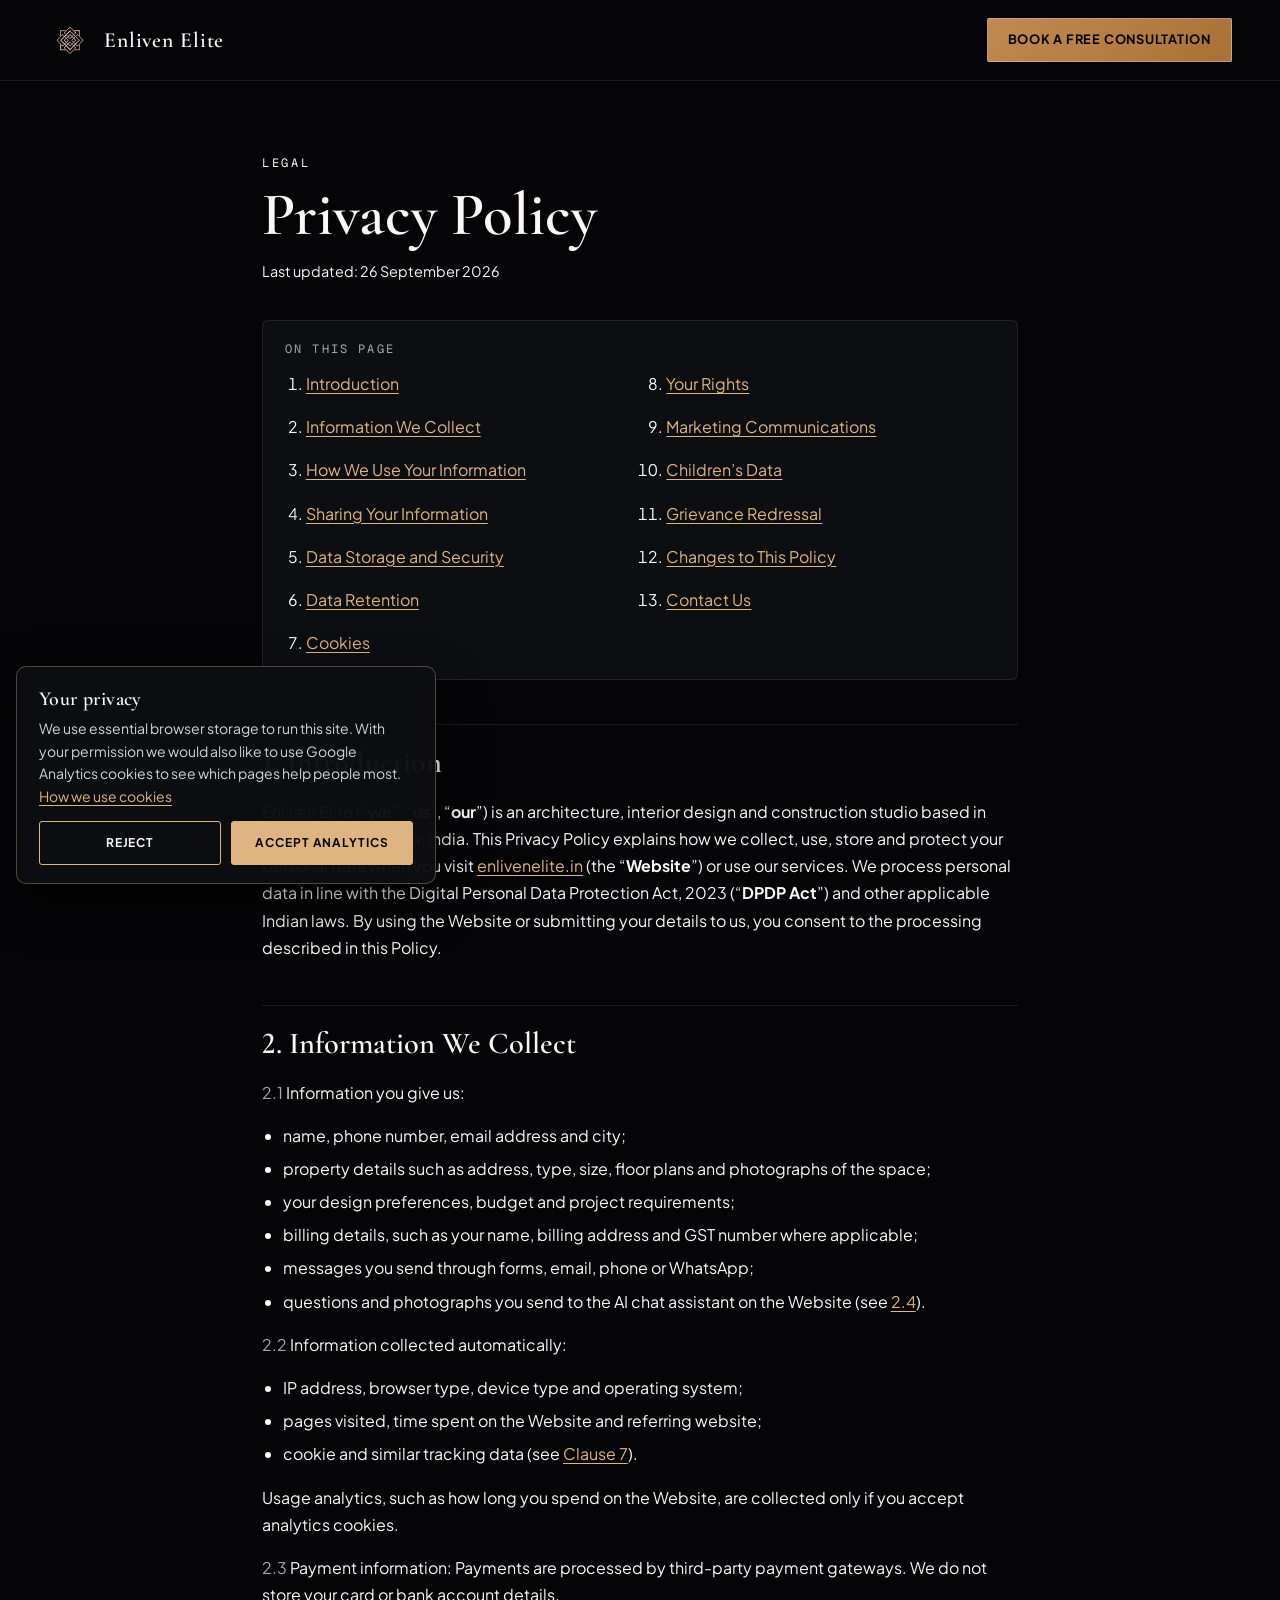
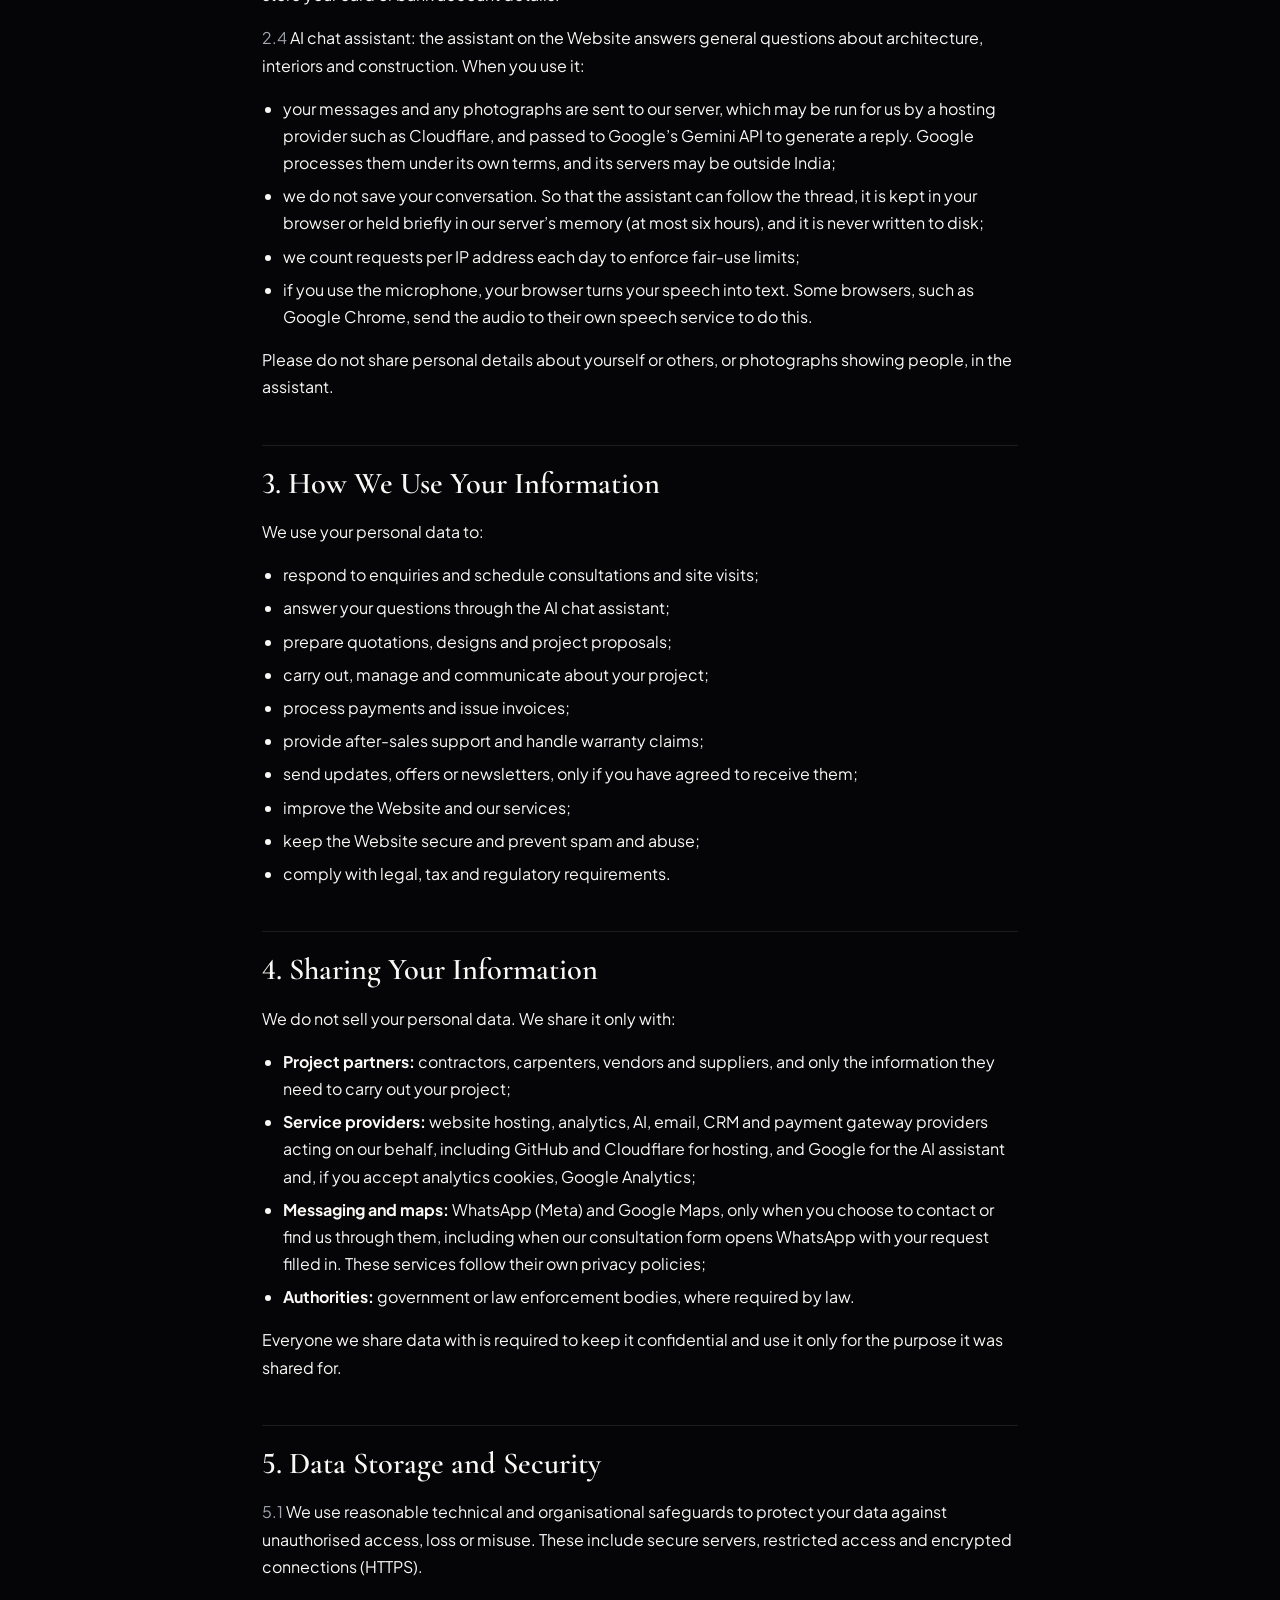
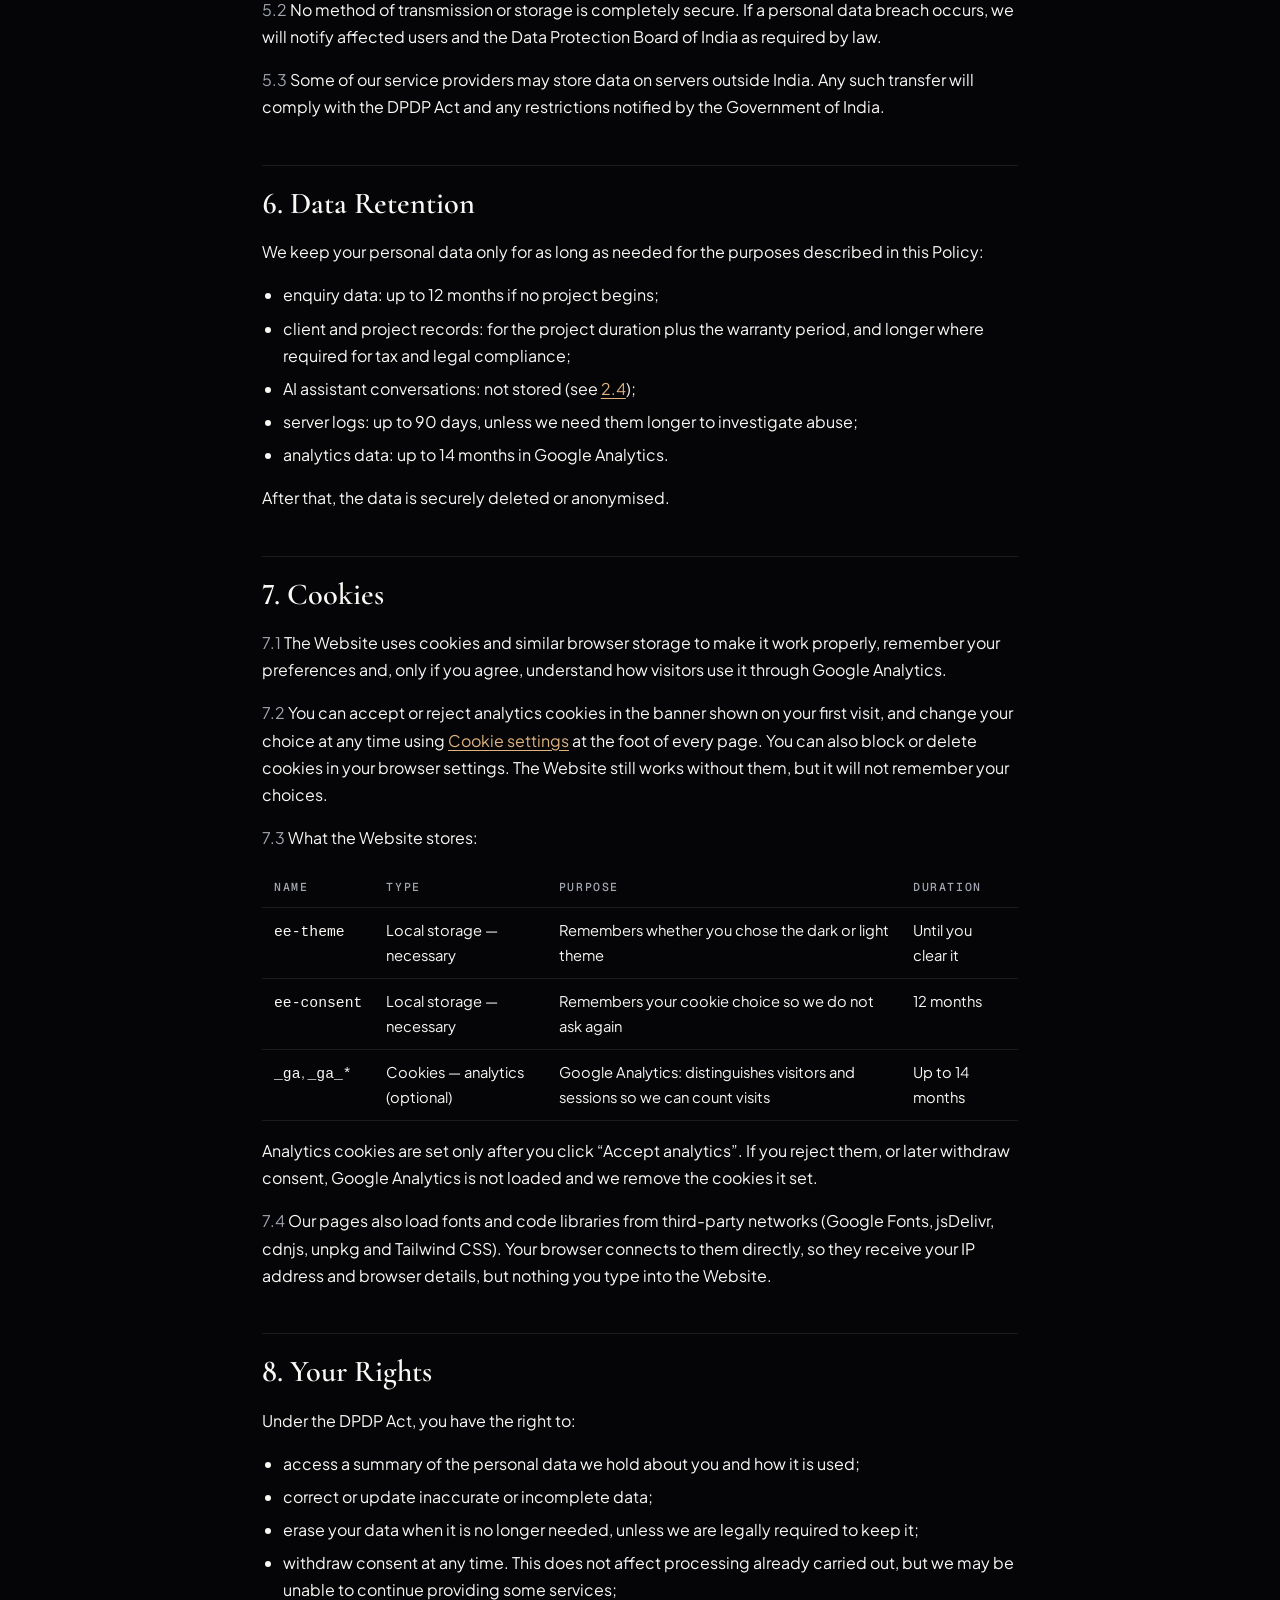
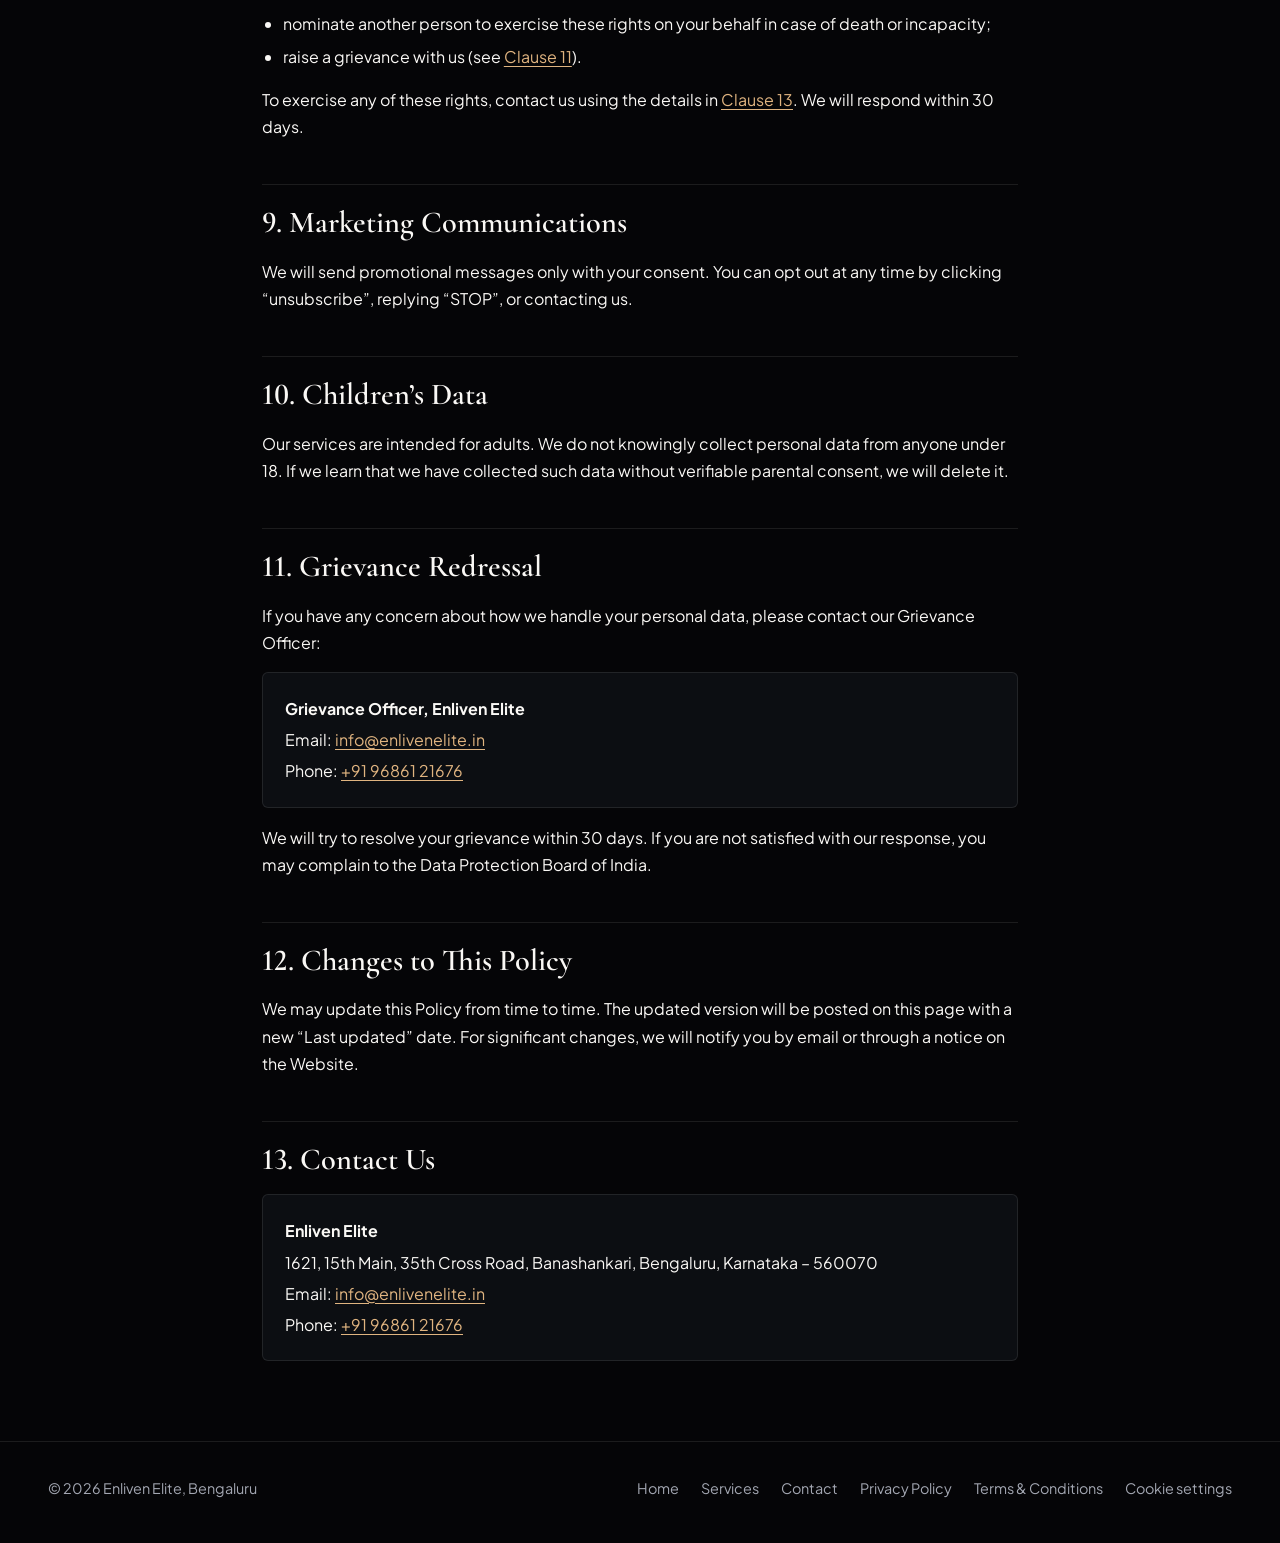
<file: privacy.html>
<!DOCTYPE html>
<html lang="en-IN">
<head>
  <meta charset="UTF-8">
  <meta name="viewport" content="width=device-width, initial-scale=1">
  <title>Privacy Policy | ENLIVEN ELITE — Architecture &amp; Interiors, Bengaluru</title>
  <meta name="description" content="How ENLIVEN ELITE collects, uses, stores and protects your personal data under India’s Digital Personal Data Protection Act, 2023 — on our website and in our projects.">
  <link rel="canonical" href="https://uk232002.github.io/enliven-elite/privacy.html">
  <meta name="robots" content="index, follow">
  <meta name="theme-color" content="#050507">
  <script>try{var t=localStorage.getItem('ee-theme');if(t==='light'||t==='dark')document.documentElement.dataset.theme=t;}catch(e){}</script>

  <link rel="icon" href="./favicon.ico" sizes="48x48">
  <link rel="icon" type="image/png" sizes="32x32" href="./icons/favicon-32x32.png">
  <link rel="apple-touch-icon" href="./icons/apple-touch-icon.png">
  <link rel="manifest" href="./site.webmanifest">

  <meta property="og:type" content="website">
  <meta property="og:site_name" content="ENLIVEN ELITE">
  <meta property="og:title" content="Privacy Policy | ENLIVEN ELITE">
  <meta property="og:description" content="How ENLIVEN ELITE collects, uses and protects your personal data.">
  <meta property="og:url" content="https://uk232002.github.io/enliven-elite/privacy.html">
  <meta property="og:image" content="https://uk232002.github.io/enliven-elite/og-image.jpg">
  <meta property="og:image:width" content="1200">
  <meta property="og:image:height" content="630">
  <meta property="og:image:alt" content="ENLIVEN ELITE — architecture, interiors and exteriors studio in Bengaluru">
  <meta property="og:locale" content="en_IN">
  <meta name="twitter:card" content="summary_large_image">

  <link rel="preconnect" href="https://fonts.googleapis.com">
  <link rel="preconnect" href="https://fonts.gstatic.com" crossorigin>
  <link href="https://fonts.googleapis.com/css2?family=Cormorant+Garamond:wght@600&family=Geist+Mono:wght@400;500&family=Plus+Jakarta+Sans:wght@400;600;700&display=swap" rel="stylesheet">
  <link rel="stylesheet" href="./pages.css?v=2b51773513">
  <script src="./consent.js?v=2c529f9f03" defer></script>
</head>
<body>
  <a class="skip-link" href="#main">Skip to content</a>

  <header class="page-header">
    <a class="page-brand" href="./" aria-label="ENLIVEN ELITE home">
      <img src="./enliven-logo.webp" alt="" width="44" height="30">
      <span>Enliven Elite</span>
    </a>
    <a class="page-cta" href="./#contact" data-track="cta_header">Book a Free Consultation</a>
  </header>

  <main id="main" class="page-main">
    <p class="page-eyebrow">Legal</p>
    <h1>Privacy Policy</h1>
    <p class="page-updated">Last updated: 26 September 2026</p>

    <nav class="page-toc" aria-label="On this page">
      <p>On this page</p>
      <ol>
        <li><a href="#introduction">Introduction</a></li>
        <li><a href="#what-we-collect">Information We Collect</a></li>
        <li><a href="#how-we-use">How We Use Your Information</a></li>
        <li><a href="#sharing">Sharing Your Information</a></li>
        <li><a href="#security">Data Storage and Security</a></li>
        <li><a href="#retention">Data Retention</a></li>
        <li><a href="#cookies">Cookies</a></li>
        <li><a href="#rights">Your Rights</a></li>
        <li><a href="#marketing">Marketing Communications</a></li>
        <li><a href="#children">Children’s Data</a></li>
        <li><a href="#grievances">Grievance Redressal</a></li>
        <li><a href="#changes">Changes to This Policy</a></li>
        <li><a href="#contact">Contact Us</a></li>
      </ol>
    </nav>

    <h2 id="introduction">1. Introduction</h2>
    <p>Enliven Elite (“<strong>we</strong>”, “<strong>us</strong>”, “<strong>our</strong>”) is an architecture, interior design and construction studio based in Bengaluru, Karnataka, India. This Privacy Policy explains how we collect, use, store and protect your personal data when you visit <a href="https://enlivenelite.in">enlivenelite.in</a> (the “<strong>Website</strong>”) or use our services. We process personal data in line with the Digital Personal Data Protection Act, 2023 (“<strong>DPDP Act</strong>”) and other applicable Indian laws. By using the Website or submitting your details to us, you consent to the processing described in this Policy.</p>

    <h2 id="what-we-collect">2. Information We Collect</h2>
    <p><span class="muted">2.1</span> Information you give us:</p>
    <ul>
      <li>name, phone number, email address and city;</li>
      <li>property details such as address, type, size, floor plans and photographs of the space;</li>
      <li>your design preferences, budget and project requirements;</li>
      <li>billing details, such as your name, billing address and GST number where applicable;</li>
      <li>messages you send through forms, email, phone or WhatsApp;</li>
      <li>questions and photographs you send to the AI chat assistant on the Website (see <a href="#assistant">2.4</a>).</li>
    </ul>
    <p><span class="muted">2.2</span> Information collected automatically:</p>
    <ul>
      <li>IP address, browser type, device type and operating system;</li>
      <li>pages visited, time spent on the Website and referring website;</li>
      <li>cookie and similar tracking data (see <a href="#cookies">Clause 7</a>).</li>
    </ul>
    <p>Usage analytics, such as how long you spend on the Website, are collected only if you accept analytics cookies.</p>
    <p><span class="muted">2.3</span> Payment information: Payments are processed by third-party payment gateways. We do not store your card or bank account details.</p>
    <p id="assistant"><span class="muted">2.4</span> AI chat assistant: the assistant on the Website answers general questions about architecture, interiors and construction. When you use it:</p>
    <ul>
      <li>your messages and any photographs are sent to our server, which may be run for us by a hosting provider such as Cloudflare, and passed to Google’s Gemini API to generate a reply. Google processes them under its own terms, and its servers may be outside India;</li>
      <li>we do not save your conversation. So that the assistant can follow the thread, it is kept in your browser or held briefly in our server’s memory (at most six hours), and it is never written to disk;</li>
      <li>we count requests per IP address each day to enforce fair-use limits;</li>
      <li>if you use the microphone, your browser turns your speech into text. Some browsers, such as Google Chrome, send the audio to their own speech service to do this.</li>
    </ul>
    <p>Please do not share personal details about yourself or others, or photographs showing people, in the assistant.</p>

    <h2 id="how-we-use">3. How We Use Your Information</h2>
    <p>We use your personal data to:</p>
    <ul>
      <li>respond to enquiries and schedule consultations and site visits;</li>
      <li>answer your questions through the AI chat assistant;</li>
      <li>prepare quotations, designs and project proposals;</li>
      <li>carry out, manage and communicate about your project;</li>
      <li>process payments and issue invoices;</li>
      <li>provide after-sales support and handle warranty claims;</li>
      <li>send updates, offers or newsletters, only if you have agreed to receive them;</li>
      <li>improve the Website and our services;</li>
      <li>keep the Website secure and prevent spam and abuse;</li>
      <li>comply with legal, tax and regulatory requirements.</li>
    </ul>

    <h2 id="sharing">4. Sharing Your Information</h2>
    <p>We do not sell your personal data. We share it only with:</p>
    <ul>
      <li><strong>Project partners:</strong> contractors, carpenters, vendors and suppliers, and only the information they need to carry out your project;</li>
      <li><strong>Service providers:</strong> website hosting, analytics, AI, email, CRM and payment gateway providers acting on our behalf, including GitHub and Cloudflare for hosting, and Google for the AI assistant and, if you accept analytics cookies, Google Analytics;</li>
      <li><strong>Messaging and maps:</strong> WhatsApp (Meta) and Google Maps, only when you choose to contact or find us through them, including when our consultation form opens WhatsApp with your request filled in. These services follow their own privacy policies;</li>
      <li><strong>Authorities:</strong> government or law enforcement bodies, where required by law.</li>
    </ul>
    <p>Everyone we share data with is required to keep it confidential and use it only for the purpose it was shared for.</p>

    <h2 id="security">5. Data Storage and Security</h2>
    <p><span class="muted">5.1</span> We use reasonable technical and organisational safeguards to protect your data against unauthorised access, loss or misuse. These include secure servers, restricted access and encrypted connections (HTTPS).</p>
    <p><span class="muted">5.2</span> No method of transmission or storage is completely secure. If a personal data breach occurs, we will notify affected users and the Data Protection Board of India as required by law.</p>
    <p><span class="muted">5.3</span> Some of our service providers may store data on servers outside India. Any such transfer will comply with the DPDP Act and any restrictions notified by the Government of India.</p>

    <h2 id="retention">6. Data Retention</h2>
    <p>We keep your personal data only for as long as needed for the purposes described in this Policy:</p>
    <ul>
      <li>enquiry data: up to 12 months if no project begins;</li>
      <li>client and project records: for the project duration plus the warranty period, and longer where required for tax and legal compliance;</li>
      <li>AI assistant conversations: not stored (see <a href="#assistant">2.4</a>);</li>
      <li>server logs: up to 90 days, unless we need them longer to investigate abuse;</li>
      <li>analytics data: up to 14 months in Google Analytics.</li>
    </ul>
    <p>After that, the data is securely deleted or anonymised.</p>

    <h2 id="cookies">7. Cookies</h2>
    <p><span class="muted">7.1</span> The Website uses cookies and similar browser storage to make it work properly, remember your preferences and, only if you agree, understand how visitors use it through Google Analytics.</p>
    <p><span class="muted">7.2</span> You can accept or reject analytics cookies in the banner shown on your first visit, and change your choice at any time using <button type="button" class="linklike" data-consent-open>Cookie settings</button> at the foot of every page. You can also block or delete cookies in your browser settings. The Website still works without them, but it will not remember your choices.</p>
    <p><span class="muted">7.3</span> What the Website stores:</p>
    <div class="table-wrap">
      <table>
        <thead><tr><th scope="col">Name</th><th scope="col">Type</th><th scope="col">Purpose</th><th scope="col">Duration</th></tr></thead>
        <tbody>
          <tr><td><code>ee-theme</code></td><td>Local storage — necessary</td><td>Remembers whether you chose the dark or light theme</td><td>Until you clear it</td></tr>
          <tr><td><code>ee-consent</code></td><td>Local storage — necessary</td><td>Remembers your cookie choice so we do not ask again</td><td>12 months</td></tr>
          <tr><td><code>_ga</code>, <code>_ga_*</code></td><td>Cookies — analytics (optional)</td><td>Google Analytics: distinguishes visitors and sessions so we can count visits</td><td>Up to 14 months</td></tr>
        </tbody>
      </table>
    </div>
    <p>Analytics cookies are set only after you click “Accept analytics”. If you reject them, or later withdraw consent, Google Analytics is not loaded and we remove the cookies it set.</p>
    <p><span class="muted">7.4</span> Our pages also load fonts and code libraries from third-party networks (Google Fonts, jsDelivr, cdnjs, unpkg and Tailwind CSS). Your browser connects to them directly, so they receive your IP address and browser details, but nothing you type into the Website.</p>

    <h2 id="rights">8. Your Rights</h2>
    <p>Under the DPDP Act, you have the right to:</p>
    <ul>
      <li>access a summary of the personal data we hold about you and how it is used;</li>
      <li>correct or update inaccurate or incomplete data;</li>
      <li>erase your data when it is no longer needed, unless we are legally required to keep it;</li>
      <li>withdraw consent at any time. This does not affect processing already carried out, but we may be unable to continue providing some services;</li>
      <li>nominate another person to exercise these rights on your behalf in case of death or incapacity;</li>
      <li>raise a grievance with us (see <a href="#grievances">Clause 11</a>).</li>
    </ul>
    <p>To exercise any of these rights, contact us using the details in <a href="#contact">Clause 13</a>. We will respond within 30 days.</p>

    <h2 id="marketing">9. Marketing Communications</h2>
    <p>We will send promotional messages only with your consent. You can opt out at any time by clicking “unsubscribe”, replying “STOP”, or contacting us.</p>

    <h2 id="children">10. Children’s Data</h2>
    <p>Our services are intended for adults. We do not knowingly collect personal data from anyone under 18. If we learn that we have collected such data without verifiable parental consent, we will delete it.</p>

    <h2 id="grievances">11. Grievance Redressal</h2>
    <p>If you have any concern about how we handle your personal data, please contact our Grievance Officer:</p>
    <div class="contact-card">
      <p><strong>Grievance Officer, Enliven Elite</strong></p>
      <p>Email: <a href="mailto:info@enlivenelite.in?subject=Privacy%20request">info@enlivenelite.in</a></p>
      <p>Phone: <a href="tel:+919686121676">+91 96861 21676</a></p>
    </div>
    <p>We will try to resolve your grievance within 30 days. If you are not satisfied with our response, you may complain to the Data Protection Board of India.</p>

    <h2 id="changes">12. Changes to This Policy</h2>
    <p>We may update this Policy from time to time. The updated version will be posted on this page with a new “Last updated” date. For significant changes, we will notify you by email or through a notice on the Website.</p>

    <h2 id="contact">13. Contact Us</h2>
    <div class="contact-card">
      <p><strong>Enliven Elite</strong></p>
      <p>1621, 15th Main, 35th Cross Road, Banashankari, Bengaluru, Karnataka – 560070</p>
      <p>Email: <a href="mailto:info@enlivenelite.in">info@enlivenelite.in</a></p>
      <p>Phone: <a href="tel:+919686121676">+91 96861 21676</a></p>
    </div>
  </main>

  <footer class="page-footer">
    <span>© 2026 Enliven Elite, Bengaluru</span>
    <ul>
      <li><a href="./">Home</a></li>
      <li><a href="./#services">Services</a></li>
      <li><a href="./#contact">Contact</a></li>
      <li><a href="./privacy.html" aria-current="page">Privacy Policy</a></li>
      <li><a href="./terms.html">Terms &amp; Conditions</a></li>
      <li><button type="button" data-consent-open>Cookie settings</button></li>
    </ul>
  </footer>
</body>
</html>
</file>
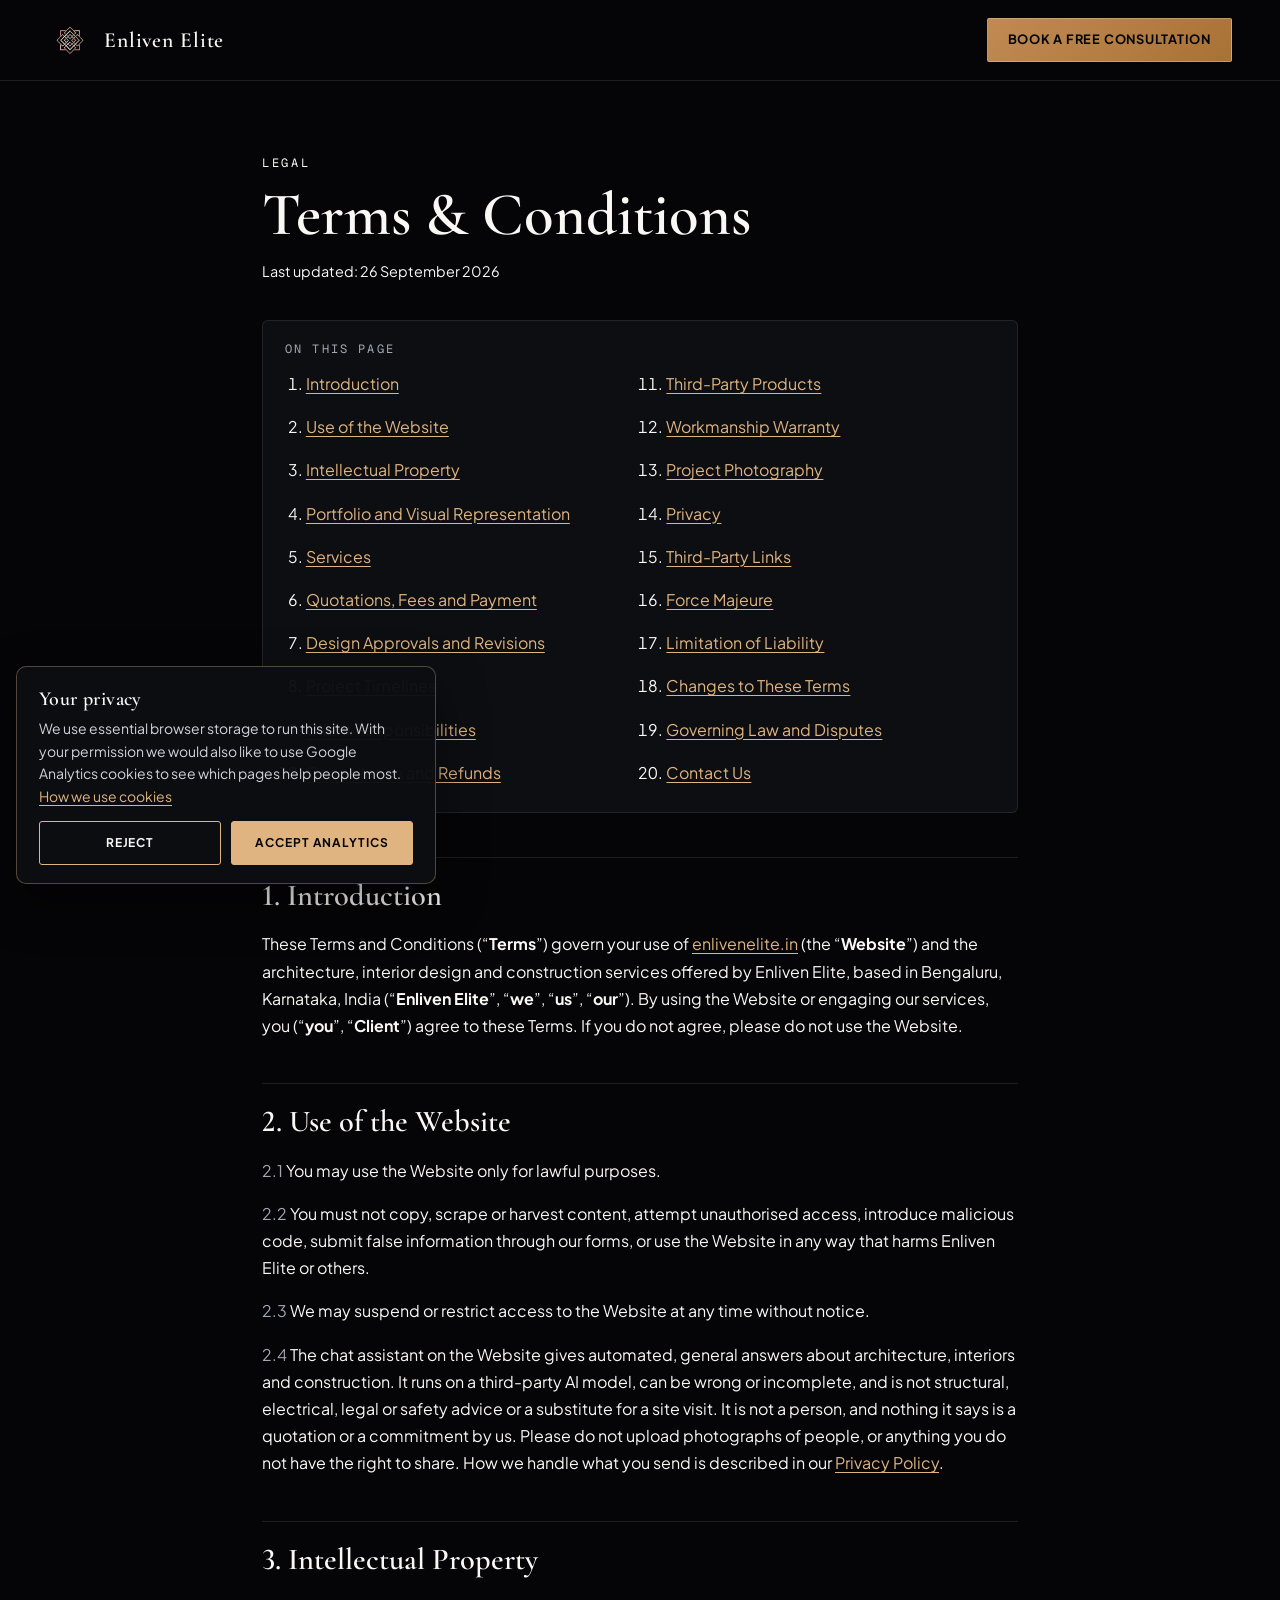
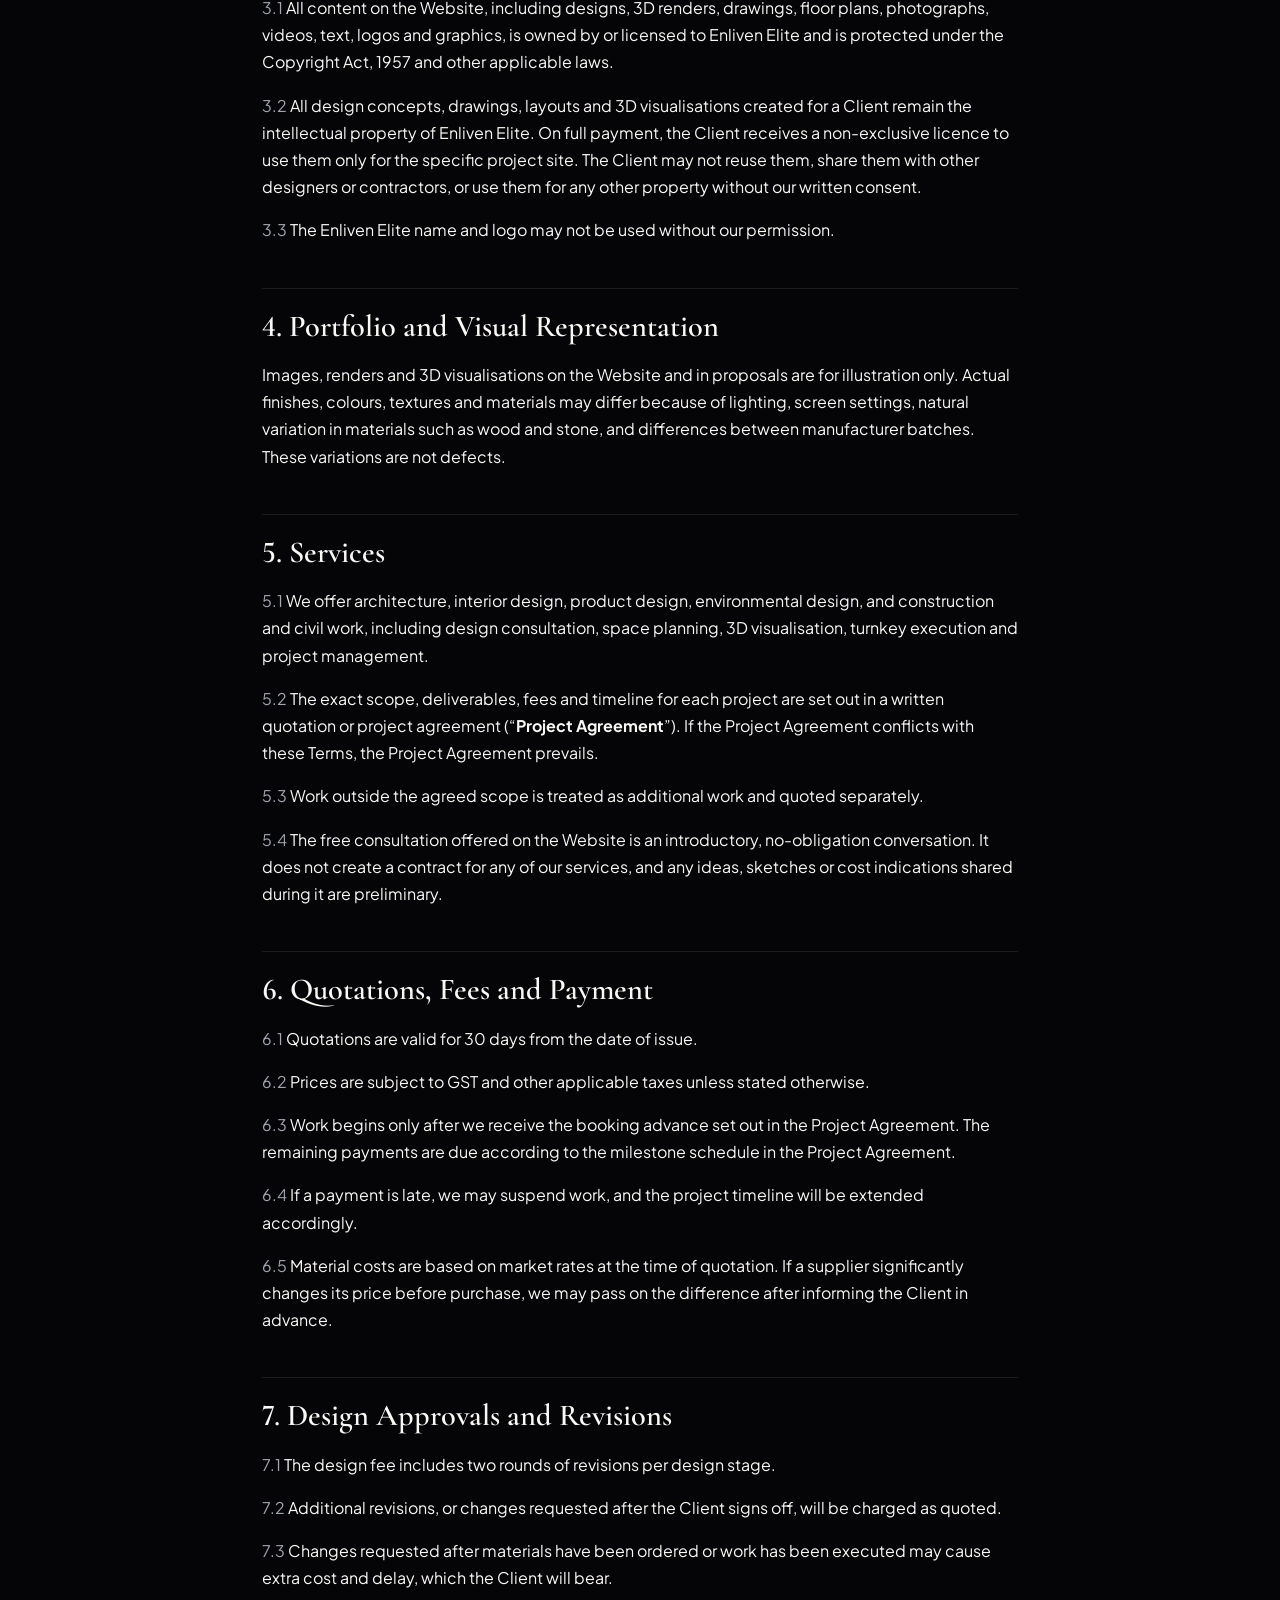
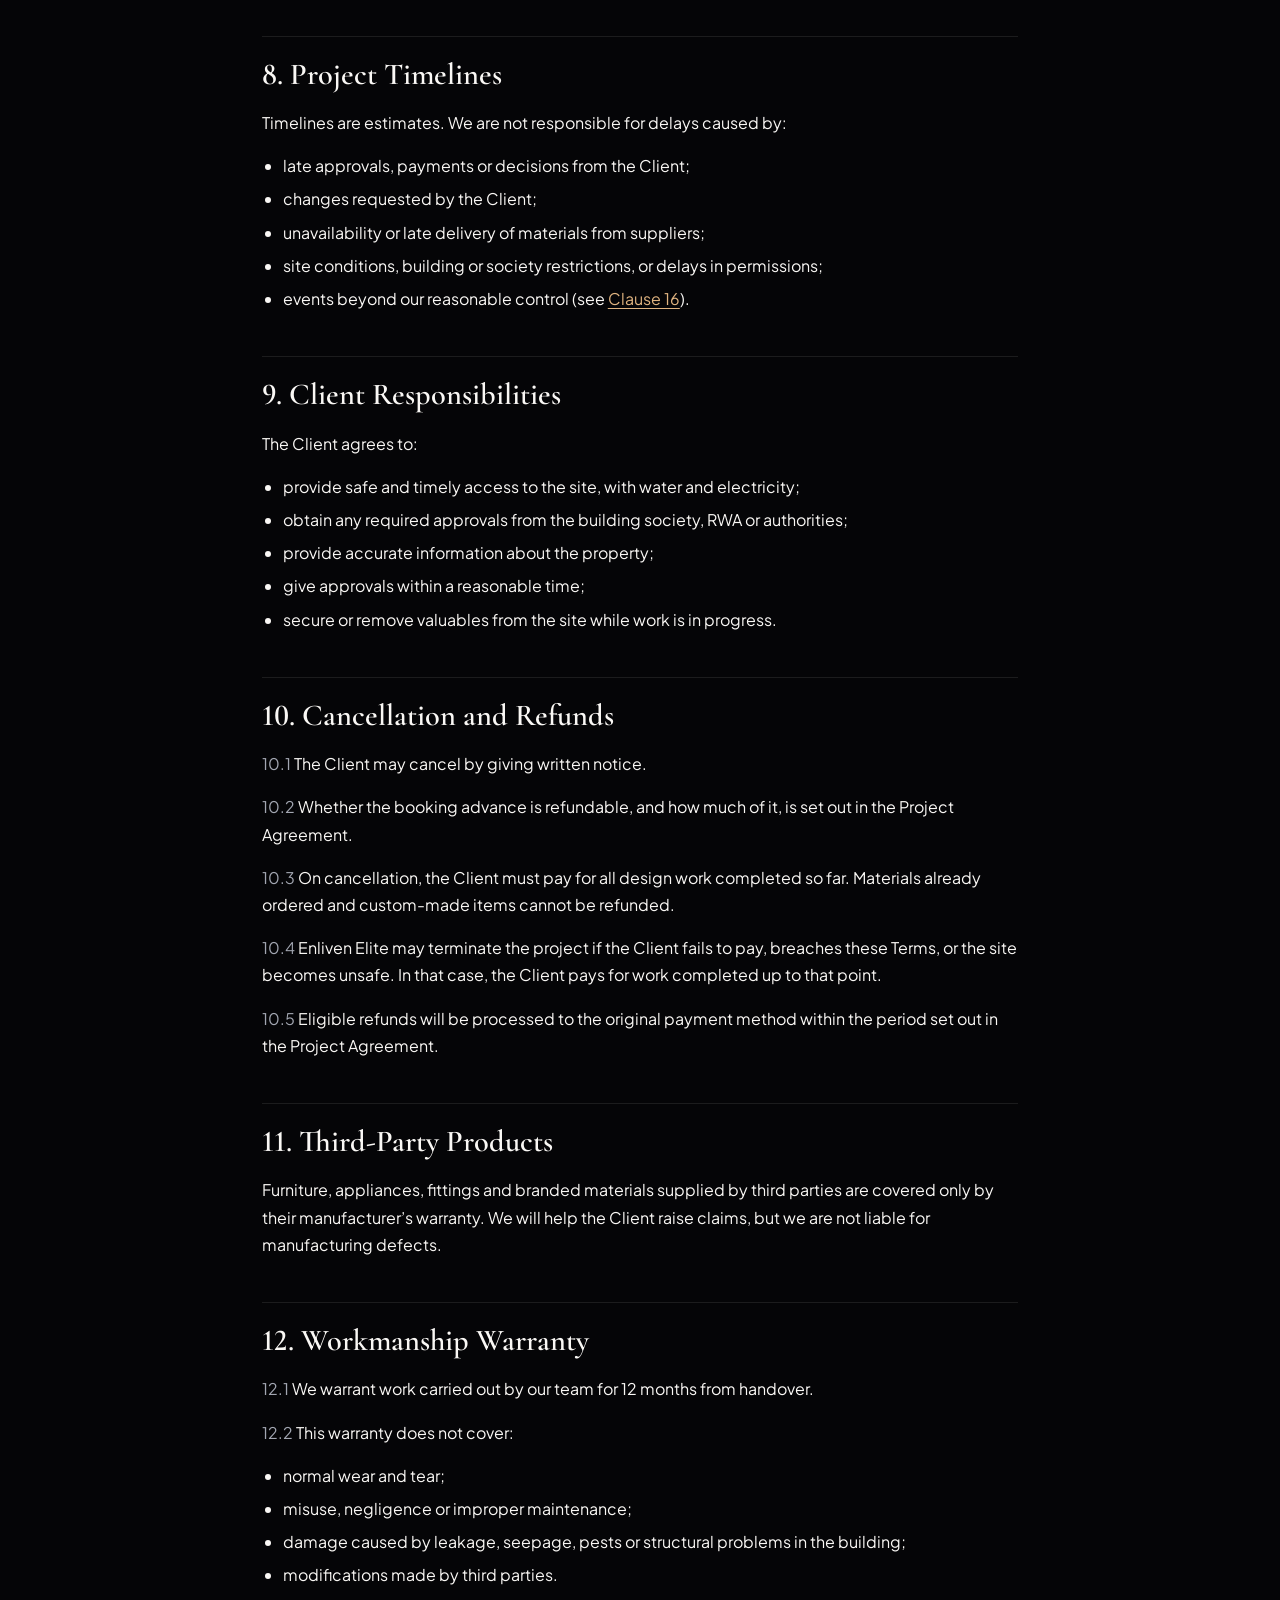
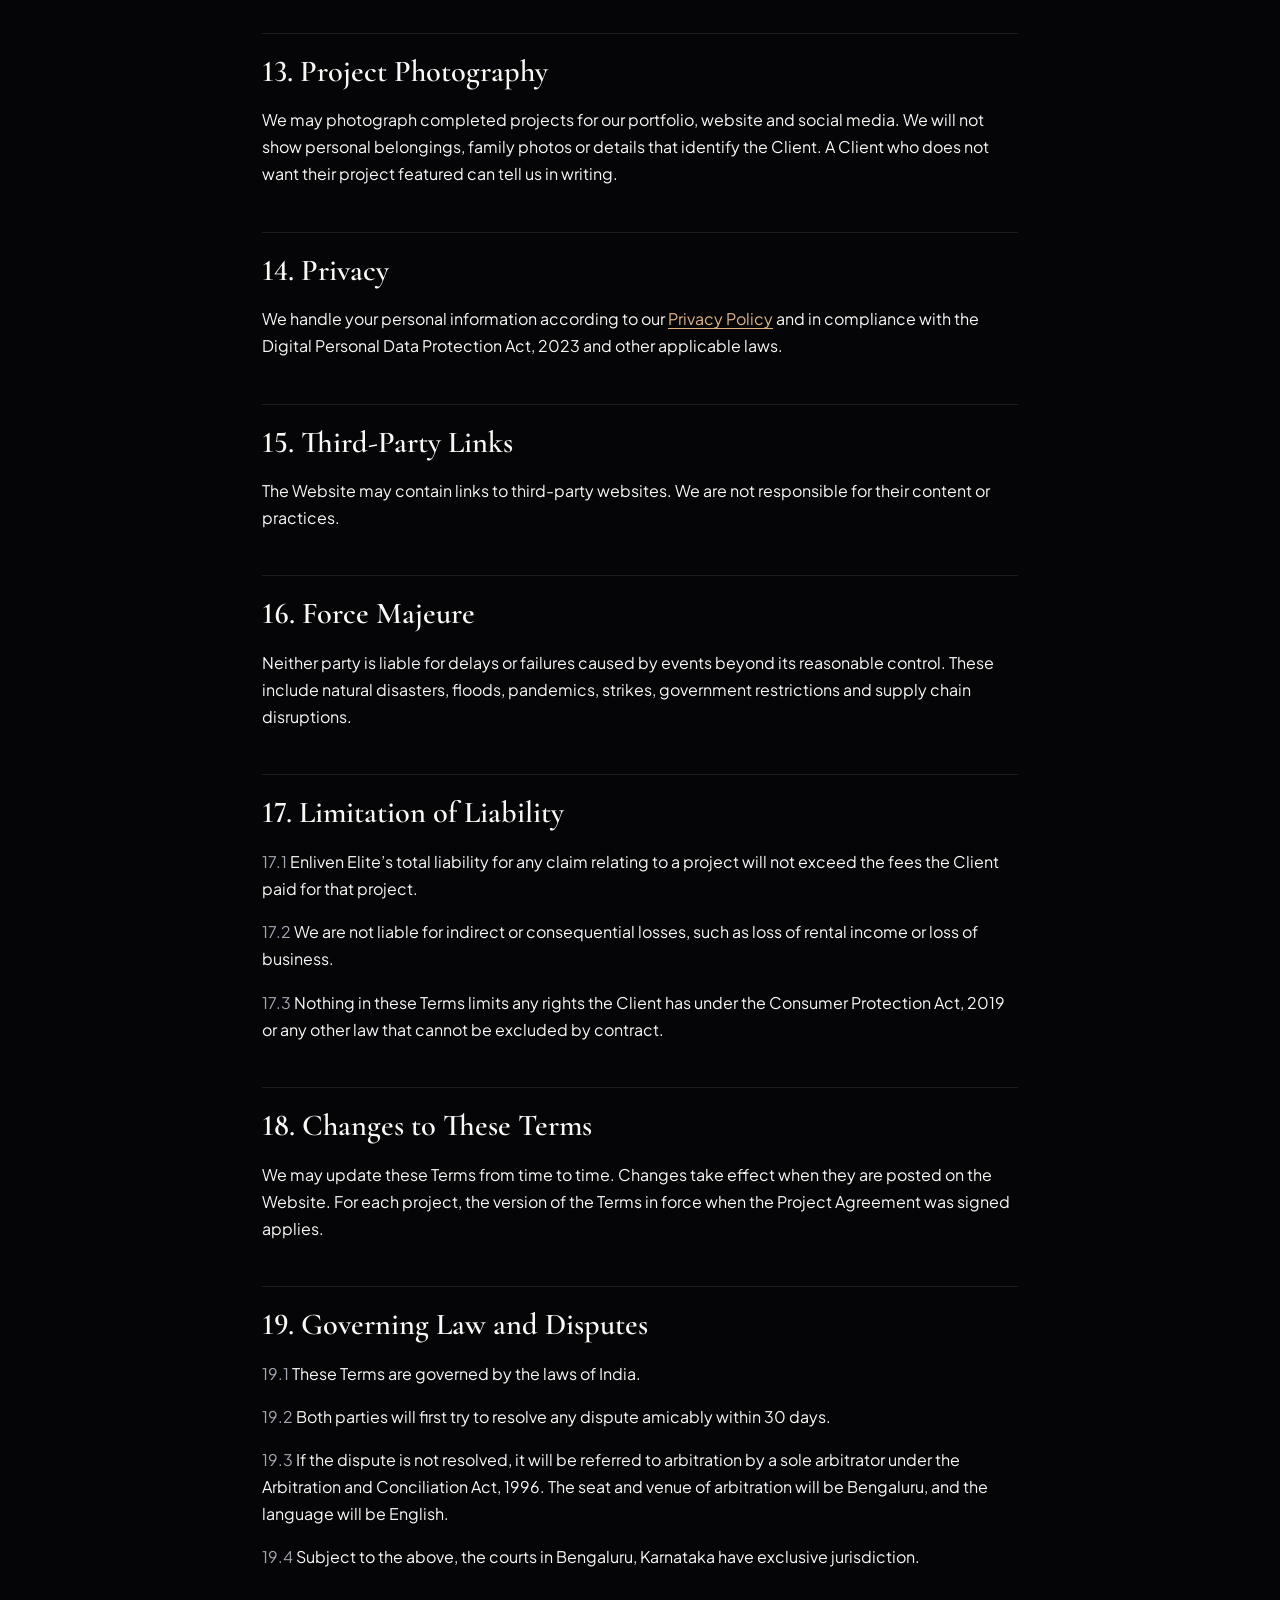
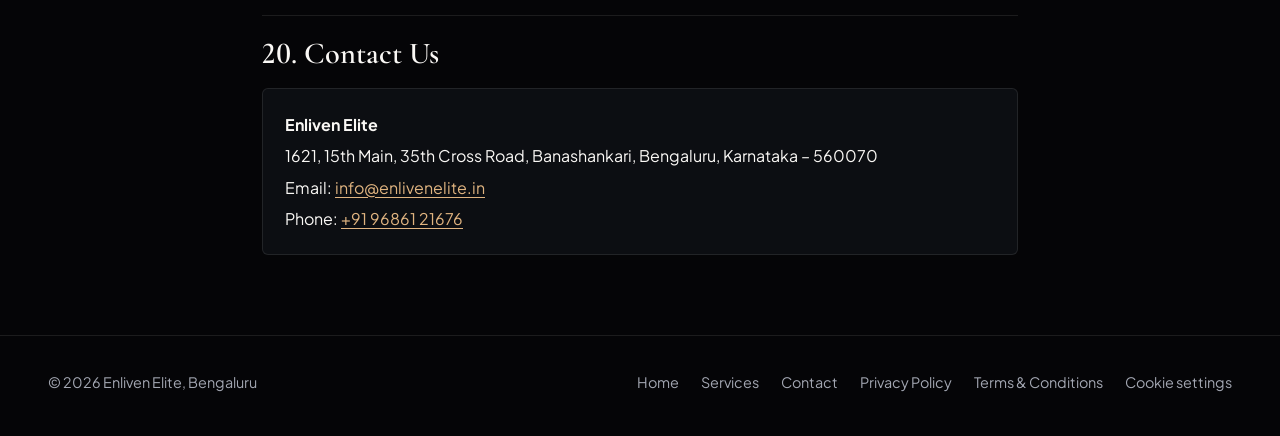
<file: terms.html>
<!DOCTYPE html>
<html lang="en-IN">
<head>
  <meta charset="UTF-8">
  <meta name="viewport" content="width=device-width, initial-scale=1">
  <title>Terms &amp; Conditions | ENLIVEN ELITE — Architecture &amp; Interiors, Bengaluru</title>
  <meta name="description" content="The terms that apply when you use the ENLIVEN ELITE website or engage our architecture, interior design and construction services in Bengaluru.">
  <link rel="canonical" href="https://uk232002.github.io/enliven-elite/terms.html">
  <meta name="robots" content="index, follow">
  <meta name="theme-color" content="#050507">
  <script>try{var t=localStorage.getItem('ee-theme');if(t==='light'||t==='dark')document.documentElement.dataset.theme=t;}catch(e){}</script>

  <link rel="icon" href="./favicon.ico" sizes="48x48">
  <link rel="icon" type="image/png" sizes="32x32" href="./icons/favicon-32x32.png">
  <link rel="apple-touch-icon" href="./icons/apple-touch-icon.png">
  <link rel="manifest" href="./site.webmanifest">

  <meta property="og:type" content="website">
  <meta property="og:site_name" content="ENLIVEN ELITE">
  <meta property="og:title" content="Terms &amp; Conditions | ENLIVEN ELITE">
  <meta property="og:description" content="The terms that apply when you use the ENLIVEN ELITE website and services.">
  <meta property="og:url" content="https://uk232002.github.io/enliven-elite/terms.html">
  <meta property="og:image" content="https://uk232002.github.io/enliven-elite/og-image.jpg">
  <meta property="og:image:width" content="1200">
  <meta property="og:image:height" content="630">
  <meta property="og:image:alt" content="ENLIVEN ELITE — architecture, interiors and exteriors studio in Bengaluru">
  <meta property="og:locale" content="en_IN">
  <meta name="twitter:card" content="summary_large_image">

  <link rel="preconnect" href="https://fonts.googleapis.com">
  <link rel="preconnect" href="https://fonts.gstatic.com" crossorigin>
  <link href="https://fonts.googleapis.com/css2?family=Cormorant+Garamond:wght@600&family=Geist+Mono:wght@400;500&family=Plus+Jakarta+Sans:wght@400;600;700&display=swap" rel="stylesheet">
  <link rel="stylesheet" href="./pages.css?v=2b51773513">
  <script src="./consent.js?v=2c529f9f03" defer></script>
</head>
<body>
  <a class="skip-link" href="#main">Skip to content</a>

  <header class="page-header">
    <a class="page-brand" href="./" aria-label="ENLIVEN ELITE home">
      <img src="./enliven-logo.webp" alt="" width="44" height="30">
      <span>Enliven Elite</span>
    </a>
    <a class="page-cta" href="./#contact" data-track="cta_header">Book a Free Consultation</a>
  </header>

  <main id="main" class="page-main">
    <p class="page-eyebrow">Legal</p>
    <h1>Terms &amp; Conditions</h1>
    <p class="page-updated">Last updated: 26 September 2026</p>

    <nav class="page-toc" aria-label="On this page">
      <p>On this page</p>
      <ol>
        <li><a href="#introduction">Introduction</a></li>
        <li><a href="#website">Use of the Website</a></li>
        <li><a href="#ip">Intellectual Property</a></li>
        <li><a href="#portfolio">Portfolio and Visual Representation</a></li>
        <li><a href="#services">Services</a></li>
        <li><a href="#fees">Quotations, Fees and Payment</a></li>
        <li><a href="#revisions">Design Approvals and Revisions</a></li>
        <li><a href="#timelines">Project Timelines</a></li>
        <li><a href="#client">Client Responsibilities</a></li>
        <li><a href="#cancellation">Cancellation and Refunds</a></li>
        <li><a href="#third-party-products">Third-Party Products</a></li>
        <li><a href="#warranty">Workmanship Warranty</a></li>
        <li><a href="#photography">Project Photography</a></li>
        <li><a href="#privacy">Privacy</a></li>
        <li><a href="#links">Third-Party Links</a></li>
        <li><a href="#force-majeure">Force Majeure</a></li>
        <li><a href="#liability">Limitation of Liability</a></li>
        <li><a href="#changes">Changes to These Terms</a></li>
        <li><a href="#law">Governing Law and Disputes</a></li>
        <li><a href="#contact">Contact Us</a></li>
      </ol>
    </nav>

    <h2 id="introduction">1. Introduction</h2>
    <p>These Terms and Conditions (“<strong>Terms</strong>”) govern your use of <a href="https://enlivenelite.in">enlivenelite.in</a> (the “<strong>Website</strong>”) and the architecture, interior design and construction services offered by Enliven Elite, based in Bengaluru, Karnataka, India (“<strong>Enliven Elite</strong>”, “<strong>we</strong>”, “<strong>us</strong>”, “<strong>our</strong>”). By using the Website or engaging our services, you (“<strong>you</strong>”, “<strong>Client</strong>”) agree to these Terms. If you do not agree, please do not use the Website.</p>

    <h2 id="website">2. Use of the Website</h2>
    <p><span class="muted">2.1</span> You may use the Website only for lawful purposes.</p>
    <p><span class="muted">2.2</span> You must not copy, scrape or harvest content, attempt unauthorised access, introduce malicious code, submit false information through our forms, or use the Website in any way that harms Enliven Elite or others.</p>
    <p><span class="muted">2.3</span> We may suspend or restrict access to the Website at any time without notice.</p>
    <p><span class="muted">2.4</span> The chat assistant on the Website gives automated, general answers about architecture, interiors and construction. It runs on a third-party AI model, can be wrong or incomplete, and is not structural, electrical, legal or safety advice or a substitute for a site visit. It is not a person, and nothing it says is a quotation or a commitment by us. Please do not upload photographs of people, or anything you do not have the right to share. How we handle what you send is described in our <a href="./privacy.html#assistant">Privacy Policy</a>.</p>

    <h2 id="ip">3. Intellectual Property</h2>
    <p><span class="muted">3.1</span> All content on the Website, including designs, 3D renders, drawings, floor plans, photographs, videos, text, logos and graphics, is owned by or licensed to Enliven Elite and is protected under the Copyright Act, 1957 and other applicable laws.</p>
    <p><span class="muted">3.2</span> All design concepts, drawings, layouts and 3D visualisations created for a Client remain the intellectual property of Enliven Elite. On full payment, the Client receives a non-exclusive licence to use them only for the specific project site. The Client may not reuse them, share them with other designers or contractors, or use them for any other property without our written consent.</p>
    <p><span class="muted">3.3</span> The Enliven Elite name and logo may not be used without our permission.</p>

    <h2 id="portfolio">4. Portfolio and Visual Representation</h2>
    <p>Images, renders and 3D visualisations on the Website and in proposals are for illustration only. Actual finishes, colours, textures and materials may differ because of lighting, screen settings, natural variation in materials such as wood and stone, and differences between manufacturer batches. These variations are not defects.</p>

    <h2 id="services">5. Services</h2>
    <p><span class="muted">5.1</span> We offer architecture, interior design, product design, environmental design, and construction and civil work, including design consultation, space planning, 3D visualisation, turnkey execution and project management.</p>
    <p><span class="muted">5.2</span> The exact scope, deliverables, fees and timeline for each project are set out in a written quotation or project agreement (“<strong>Project Agreement</strong>”). If the Project Agreement conflicts with these Terms, the Project Agreement prevails.</p>
    <p><span class="muted">5.3</span> Work outside the agreed scope is treated as additional work and quoted separately.</p>
    <p><span class="muted">5.4</span> The free consultation offered on the Website is an introductory, no-obligation conversation. It does not create a contract for any of our services, and any ideas, sketches or cost indications shared during it are preliminary.</p>

    <h2 id="fees">6. Quotations, Fees and Payment</h2>
    <p><span class="muted">6.1</span> Quotations are valid for 30 days from the date of issue.</p>
    <p><span class="muted">6.2</span> Prices are subject to GST and other applicable taxes unless stated otherwise.</p>
    <p><span class="muted">6.3</span> Work begins only after we receive the booking advance set out in the Project Agreement. The remaining payments are due according to the milestone schedule in the Project Agreement.</p>
    <p><span class="muted">6.4</span> If a payment is late, we may suspend work, and the project timeline will be extended accordingly.</p>
    <p><span class="muted">6.5</span> Material costs are based on market rates at the time of quotation. If a supplier significantly changes its price before purchase, we may pass on the difference after informing the Client in advance.</p>

    <h2 id="revisions">7. Design Approvals and Revisions</h2>
    <p><span class="muted">7.1</span> The design fee includes two rounds of revisions per design stage.</p>
    <p><span class="muted">7.2</span> Additional revisions, or changes requested after the Client signs off, will be charged as quoted.</p>
    <p><span class="muted">7.3</span> Changes requested after materials have been ordered or work has been executed may cause extra cost and delay, which the Client will bear.</p>

    <h2 id="timelines">8. Project Timelines</h2>
    <p>Timelines are estimates. We are not responsible for delays caused by:</p>
    <ul>
      <li>late approvals, payments or decisions from the Client;</li>
      <li>changes requested by the Client;</li>
      <li>unavailability or late delivery of materials from suppliers;</li>
      <li>site conditions, building or society restrictions, or delays in permissions;</li>
      <li>events beyond our reasonable control (see <a href="#force-majeure">Clause 16</a>).</li>
    </ul>

    <h2 id="client">9. Client Responsibilities</h2>
    <p>The Client agrees to:</p>
    <ul>
      <li>provide safe and timely access to the site, with water and electricity;</li>
      <li>obtain any required approvals from the building society, RWA or authorities;</li>
      <li>provide accurate information about the property;</li>
      <li>give approvals within a reasonable time;</li>
      <li>secure or remove valuables from the site while work is in progress.</li>
    </ul>

    <h2 id="cancellation">10. Cancellation and Refunds</h2>
    <p><span class="muted">10.1</span> The Client may cancel by giving written notice.</p>
    <p><span class="muted">10.2</span> Whether the booking advance is refundable, and how much of it, is set out in the Project Agreement.</p>
    <p><span class="muted">10.3</span> On cancellation, the Client must pay for all design work completed so far. Materials already ordered and custom-made items cannot be refunded.</p>
    <p><span class="muted">10.4</span> Enliven Elite may terminate the project if the Client fails to pay, breaches these Terms, or the site becomes unsafe. In that case, the Client pays for work completed up to that point.</p>
    <p><span class="muted">10.5</span> Eligible refunds will be processed to the original payment method within the period set out in the Project Agreement.</p>

    <h2 id="third-party-products">11. Third-Party Products</h2>
    <p>Furniture, appliances, fittings and branded materials supplied by third parties are covered only by their manufacturer’s warranty. We will help the Client raise claims, but we are not liable for manufacturing defects.</p>

    <h2 id="warranty">12. Workmanship Warranty</h2>
    <p><span class="muted">12.1</span> We warrant work carried out by our team for 12 months from handover.</p>
    <p><span class="muted">12.2</span> This warranty does not cover:</p>
    <ul>
      <li>normal wear and tear;</li>
      <li>misuse, negligence or improper maintenance;</li>
      <li>damage caused by leakage, seepage, pests or structural problems in the building;</li>
      <li>modifications made by third parties.</li>
    </ul>

    <h2 id="photography">13. Project Photography</h2>
    <p>We may photograph completed projects for our portfolio, website and social media. We will not show personal belongings, family photos or details that identify the Client. A Client who does not want their project featured can tell us in writing.</p>

    <h2 id="privacy">14. Privacy</h2>
    <p>We handle your personal information according to our <a href="./privacy.html">Privacy Policy</a> and in compliance with the Digital Personal Data Protection Act, 2023 and other applicable laws.</p>

    <h2 id="links">15. Third-Party Links</h2>
    <p>The Website may contain links to third-party websites. We are not responsible for their content or practices.</p>

    <h2 id="force-majeure">16. Force Majeure</h2>
    <p>Neither party is liable for delays or failures caused by events beyond its reasonable control. These include natural disasters, floods, pandemics, strikes, government restrictions and supply chain disruptions.</p>

    <h2 id="liability">17. Limitation of Liability</h2>
    <p><span class="muted">17.1</span> Enliven Elite’s total liability for any claim relating to a project will not exceed the fees the Client paid for that project.</p>
    <p><span class="muted">17.2</span> We are not liable for indirect or consequential losses, such as loss of rental income or loss of business.</p>
    <p><span class="muted">17.3</span> Nothing in these Terms limits any rights the Client has under the Consumer Protection Act, 2019 or any other law that cannot be excluded by contract.</p>

    <h2 id="changes">18. Changes to These Terms</h2>
    <p>We may update these Terms from time to time. Changes take effect when they are posted on the Website. For each project, the version of the Terms in force when the Project Agreement was signed applies.</p>

    <h2 id="law">19. Governing Law and Disputes</h2>
    <p><span class="muted">19.1</span> These Terms are governed by the laws of India.</p>
    <p><span class="muted">19.2</span> Both parties will first try to resolve any dispute amicably within 30 days.</p>
    <p><span class="muted">19.3</span> If the dispute is not resolved, it will be referred to arbitration by a sole arbitrator under the Arbitration and Conciliation Act, 1996. The seat and venue of arbitration will be Bengaluru, and the language will be English.</p>
    <p><span class="muted">19.4</span> Subject to the above, the courts in Bengaluru, Karnataka have exclusive jurisdiction.</p>

    <h2 id="contact">20. Contact Us</h2>
    <div class="contact-card">
      <p><strong>Enliven Elite</strong></p>
      <p>1621, 15th Main, 35th Cross Road, Banashankari, Bengaluru, Karnataka – 560070</p>
      <p>Email: <a href="mailto:info@enlivenelite.in">info@enlivenelite.in</a></p>
      <p>Phone: <a href="tel:+919686121676">+91 96861 21676</a></p>
    </div>
  </main>

  <footer class="page-footer">
    <span>© 2026 Enliven Elite, Bengaluru</span>
    <ul>
      <li><a href="./">Home</a></li>
      <li><a href="./#services">Services</a></li>
      <li><a href="./#contact">Contact</a></li>
      <li><a href="./privacy.html">Privacy Policy</a></li>
      <li><a href="./terms.html" aria-current="page">Terms &amp; Conditions</a></li>
      <li><button type="button" data-consent-open>Cookie settings</button></li>
    </ul>
  </footer>
</body>
</html>
</file>
<file: pages.css>
:root{--bg: #050507;--bg-raised: #0C0E12;--text: #FAF8F5;--text-muted: #A3A7B2;--accent: #E0B480;--accent-strong: #C18A53;--rose: #EB9A88;--rule: rgba(255, 255, 255, .09);--focus: #F4C1B2;--font-serif: "Cormorant Garamond", "Georgia", serif;--font-sans: "Plus Jakarta Sans", system-ui, -apple-system, "Segoe UI", sans-serif;--font-mono: "Geist Mono", "Space Mono", ui-monospace, monospace;color-scheme:dark}html[data-theme=light]{--bg: #F5F2EC;--bg-raised: #ECE6DB;--text: #191510;--text-muted: #5C5448;--accent: #7E5023;--accent-strong: #7E5023;--rose: #8F3F2B;--rule: rgba(28, 22, 14, .14);--focus: #8F3F2B;color-scheme:light}*,*:before,*:after{box-sizing:border-box}html{-webkit-text-size-adjust:100%}body{margin:0;background:var(--bg);color:var(--text);font-family:var(--font-sans);font-size:1rem;line-height:1.7;min-height:100vh;display:flex;flex-direction:column}a{color:var(--accent);text-underline-offset:3px}a:hover{color:var(--rose)}:focus-visible{outline:2px solid var(--focus);outline-offset:3px;border-radius:2px}.skip-link{position:absolute;left:12px;top:-60px;z-index:50;padding:10px 16px;background:var(--accent-strong);color:#050507;font-weight:700;text-decoration:none;border-radius:2px}.skip-link:focus{top:12px}.page-header{display:flex;align-items:center;justify-content:space-between;gap:16px;padding:18px clamp(16px,5vw,48px);border-bottom:1px solid var(--rule)}.page-brand{display:inline-flex;align-items:center;gap:12px;color:var(--text);text-decoration:none;font-family:var(--font-serif);font-size:1.35rem;font-weight:600;letter-spacing:.04em}.page-brand img{width:44px;height:auto}.page-cta,.btn-primary{display:inline-flex;align-items:center;justify-content:center;gap:8px;min-height:44px;padding:10px 20px;background:linear-gradient(135deg,#c18a53,#a87236);color:#050507;text-decoration:none;border-radius:2px;font-size:.8rem;font-weight:700;letter-spacing:.06em;text-transform:uppercase;border:1px solid rgba(255,255,255,.25)}.page-cta:hover,.btn-primary:hover{color:#050507;background:linear-gradient(135deg,#e0b480,#c18a53)}.page-main{flex:1;width:100%;max-width:820px;margin:0 auto;padding:clamp(32px,7vw,72px) clamp(16px,5vw,32px) 64px}.page-eyebrow{font-family:var(--font-mono);font-size:.75rem;letter-spacing:.22em;text-transform:uppercase;color:var(--accent);margin:0 0 10px}.page-main h1{font-family:var(--font-serif);font-weight:600;line-height:1.05;font-size:clamp(2.4rem,7vw,3.8rem);margin:0 0 12px}.page-updated{color:var(--text-muted);font-size:.9rem;margin:0 0 36px}.page-main h2{font-family:var(--font-serif);font-weight:600;font-size:clamp(1.5rem,4vw,1.9rem);line-height:1.2;margin:44px 0 10px;padding-top:20px;border-top:1px solid var(--rule);font-variant-numeric:lining-nums}.page-main h3{font-size:1.05rem;margin:26px 0 6px}.page-main p,.page-main li{color:var(--text)}.page-main ul{padding-left:1.3em}.page-main li+li{margin-top:6px}.page-main .muted{color:var(--text-muted)}.page-toc{background:var(--bg-raised);border:1px solid var(--rule);border-radius:6px;padding:18px 22px;margin:0 0 12px}.page-toc p{margin:0 0 6px;font-family:var(--font-mono);font-size:.75rem;letter-spacing:.18em;text-transform:uppercase;color:var(--text-muted)}.page-toc ol{margin:0;padding-left:1.3em;columns:2 220px;column-gap:32px}.page-toc a{display:inline-block;padding:5px 0}.table-wrap{overflow-x:auto;margin:14px 0}.page-main table{width:100%;border-collapse:collapse;font-size:.92rem;min-width:520px}.page-main th,.page-main td{text-align:left;vertical-align:top;padding:10px 12px;border-bottom:1px solid var(--rule)}.page-main th{font-family:var(--font-mono);font-size:.72rem;letter-spacing:.14em;text-transform:uppercase;color:var(--text-muted);font-weight:500}.page-main td code{white-space:nowrap}.linklike{background:none;border:0;padding:0;font:inherit;color:var(--accent);text-decoration:underline;text-underline-offset:3px;cursor:pointer}.linklike:hover{color:var(--rose)}.contact-card{background:var(--bg-raised);border:1px solid var(--rule);border-radius:6px;padding:18px 22px;margin:16px 0}.contact-card p{margin:4px 0}.not-found{text-align:center;max-width:640px}.not-found .code{font-family:var(--font-serif);font-size:clamp(5rem,22vw,9rem);line-height:1;margin:0;color:var(--accent)}.not-found .links{list-style:none;padding:0;margin:28px 0 32px;display:flex;flex-wrap:wrap;gap:10px 22px;justify-content:center;align-items:center}.not-found .links li{display:flex}.not-found .links a{display:inline-block;padding:8px 2px}.page-footer{border-top:1px solid var(--rule);padding:28px clamp(16px,5vw,48px) 36px;display:flex;flex-wrap:wrap;align-items:center;justify-content:space-between;gap:14px 28px;font-size:.9rem;color:var(--text-muted)}.page-footer ul{list-style:none;margin:0;padding:0;display:flex;flex-wrap:wrap;gap:6px 22px}.page-footer a,.page-footer button{display:inline-block;vertical-align:middle;color:var(--text-muted);text-decoration:none;background:none;border:0;padding:6px 0;font:inherit;cursor:pointer}.page-footer a:hover,.page-footer button:hover{color:var(--text);text-decoration:underline}@media(max-width:560px){.page-brand span{display:none}.page-cta{padding:10px 14px;font-size:.72rem}}@page{size:A4;margin:18mm 17mm 20mm;@bottom-center{content:"Page " counter(page) " of " counter(pages);font:8pt Plus Jakarta Sans,system-ui,sans-serif;color:#6b6255}}@media print{:root,:root[data-theme]{--bg: #fff;--bg-raised: #fff;--text: #191510;--text-muted: #5C5448;--accent: #7E5023;--accent-strong: #7E5023;--rose: #8F3F2B;--rule: rgba(28, 22, 14, .18);color-scheme:light}.page-header .page-cta,.page-footer,.skip-link,.ee-consent{display:none!important}body{background:#fff;color:var(--text);display:block;min-height:0;font-size:10.5pt;line-height:1.55}.page-header{padding:0 0 12px}.page-main{max-width:none;padding:22px 0 0}.page-main h2{break-after:avoid;margin-top:28px}.page-toc,.contact-card,.page-main li,.page-main tr{break-inside:avoid}.page-main a{text-decoration:none}.table-wrap{overflow:visible}}
</file>
